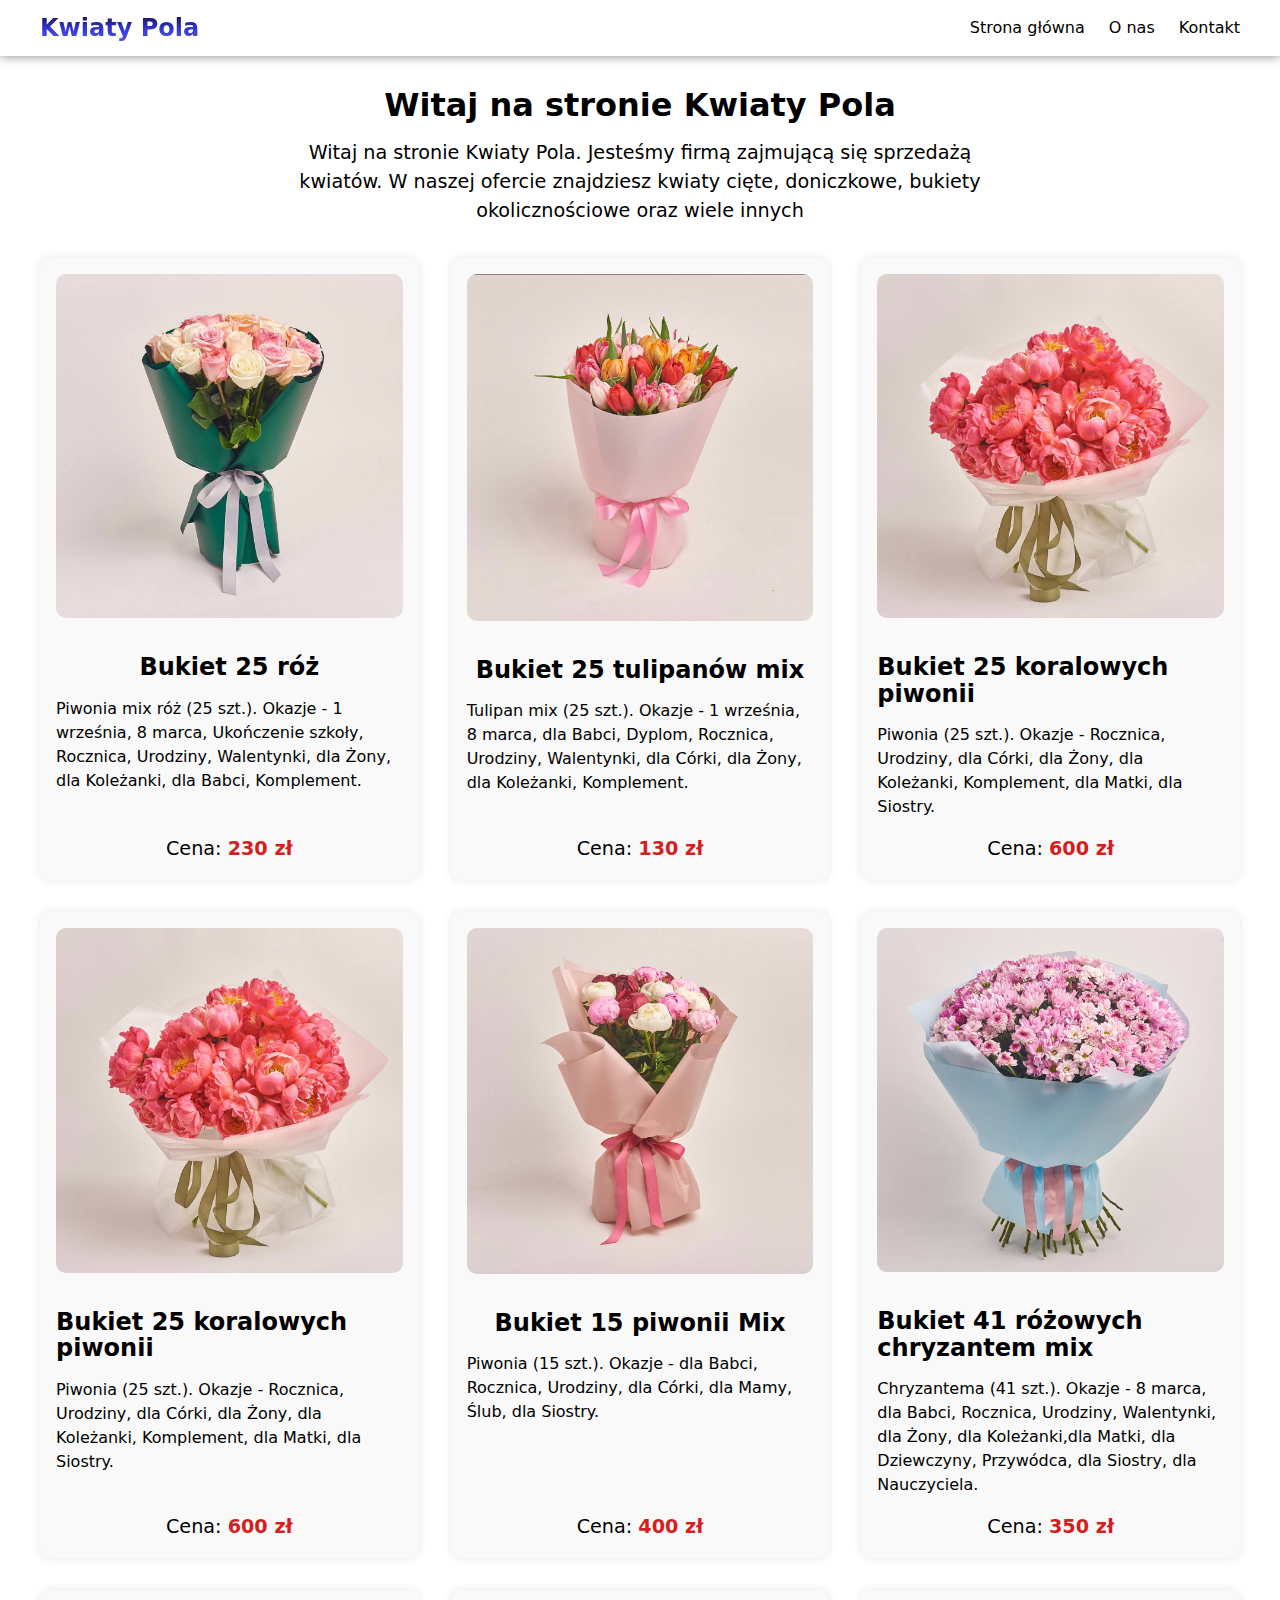
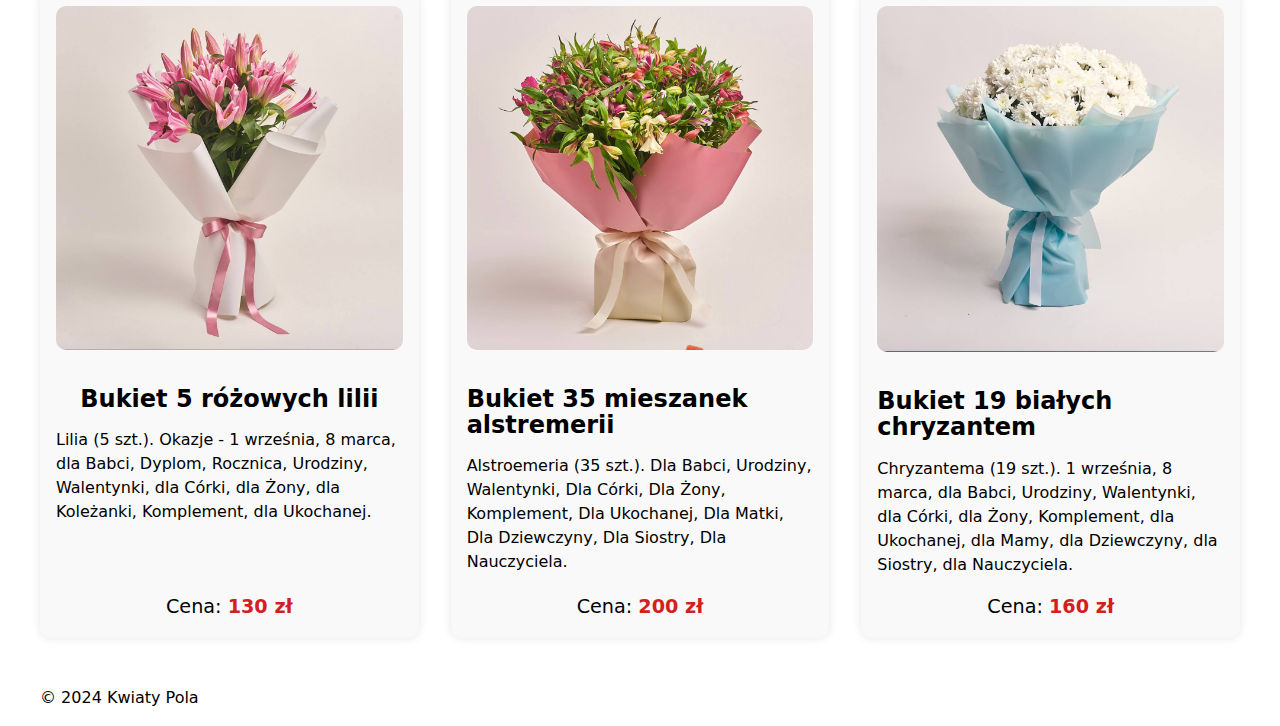
<file: index.html>
<!doctype html>
<html lang="en">
<head>
    <meta charset="UTF-8">
    <meta name="viewport"
          content="width=device-width, user-scalable=no, initial-scale=1.0, maximum-scale=1.0, minimum-scale=1.0">
    <meta http-equiv="X-UA-Compatible" content="ie=edge">
    <link rel="stylesheet" href="styles/styles.css">
    <link rel="icon" type="image/x-icon" href="./assets/favicon.ico"/>
    <title>
        Kwiaty Pola
    </title>
</head>
<body>
<header>
    <div class="container">
        <h1 class="logo">Kwiaty Pola</h1>
        <nav>
            <ul class="navigation-menu">
                <li><a href="index.html">Strona główna</a></li>
                <li><a href="pages/about.html">O nas</a></li>
                <li><a href="pages/contacts.html">Kontakt</a></li>
            </ul>
        </nav>
    </div>
</header>
<main class="main-page">
    <div class="container">
        <div class="heading">
            <h1>
                Witaj na stronie Kwiaty Pola
            </h1>
            <p>
                Witaj na stronie Kwiaty Pola. Jesteśmy firmą zajmującą się sprzedażą kwiatów. W naszej ofercie
                znajdziesz
                kwiaty cięte, doniczkowe, bukiety okolicznościowe oraz wiele innych
            </p>
        </div>
        <div class="flowers">
            <div class="flower">
                <img src="./assets/images/25-roz.jpg" alt="25 roz">
                <h2>
                    Bukiet 25 róż
                </h2>
                <p class="description">
                    Piwonia mix róż (25 szt.). Okazje - 1 września, 8 marca, Ukończenie szkoły, Rocznica, Urodziny,
                    Walentynki, dla Żony, dla Koleżanki, dla Babci, Komplement.
                </p>
                <p class="price">
                    Cena: <span>230 zł</span>
                </p>
            </div>
            <div class="flower">
                <img src="./assets/images/25-tulpanow.jpg" alt="25 tulpanow">
                <h2>
                    Bukiet 25 tulipanów mix
                </h2>
                <p class="description">
                    Tulipan mix (25 szt.). Okazje - 1 września, 8 marca, dla Babci, Dyplom, Rocznica, Urodziny,
                    Walentynki, dla Córki, dla Żony, dla Koleżanki, Komplement.
                </p>
                <p class="price">
                    Cena: <span>130 zł</span>
                </p>
            </div>
            <div class="flower">
                <img src="./assets/images/25-pivoni.jpg" alt="25 piwoni">
                <h2>
                    Bukiet 25 koralowych piwonii

                </h2>
                <p class="description">
                    Piwonia (25 szt.). Okazje - Rocznica, Urodziny, dla Córki, dla Żony, dla Koleżanki, Komplement, dla
                    Matki, dla Siostry.
                </p>
                <p class="price">
                    Cena: <span>600 zł</span>
                </p>
            </div>
            <div class="flower">
                <img src="./assets/images/25-pivoni.jpg" alt="25 piwoni">
                <h2>
                    Bukiet 25 koralowych piwonii

                </h2>
                <p class="description">
                    Piwonia (25 szt.). Okazje - Rocznica, Urodziny, dla Córki, dla Żony, dla Koleżanki, Komplement, dla
                    Matki, dla Siostry.
                </p>
                <p class="price">
                    Cena: <span>600 zł</span>
                </p>
            </div>
            <div class="flower">
                <img src="./assets/images/15-piwoni.jpg" alt="15 piwoni">
                <h2>
                    Bukiet 15 piwonii Mix
                </h2>
                <p class="description">
                    Piwonia (15 szt.). Okazje - dla Babci, Rocznica, Urodziny, dla Córki, dla Mamy, Ślub, dla Siostry.
                </p>
                <p class="price">
                    Cena: <span>400 zł</span>
                </p>
            </div>
            <div class="flower">
                <img src="./assets/images/41-mix.jpg" alt="41 mix">
                <h2>
                    Bukiet 41 różowych chryzantem mix
                </h2>
                <p class="description">
                    Chryzantema (41 szt.). Okazje - 8 marca, dla Babci, Rocznica, Urodziny, Walentynki, dla Żony, dla
                    Koleżanki,dla Matki, dla Dziewczyny, Przywódca, dla Siostry, dla Nauczyciela.
                </p>
                <p class="price">
                    Cena: <span>350 zł</span>
                </p>
            </div>
            <div class="flower">
                <img src="./assets/images/5-lilii.jpg" alt="5 lilii">
                <h2>
                    Bukiet 5 różowych lilii
                </h2>
                <p class="description">
                    Lilia (5 szt.). Okazje - 1 września, 8 marca, dla Babci, Dyplom, Rocznica, Urodziny, Walentynki, dla
                    Córki, dla Żony, dla Koleżanki, Komplement, dla Ukochanej.
                </p>
                <p class="price">
                    Cena: <span>130 zł</span>
                </p>
            </div>
            <div class="flower">
                <img src="./assets/images/35-mieszanek-alstremerii%20.jpg" alt="25 alstremerii">
                <h2>
                    Bukiet 35 mieszanek alstremerii
                </h2>
                <p class="description">
                    Alstroemeria (35 szt.). Dla Babci, Urodziny, Walentynki, Dla Córki, Dla Żony, Komplement, Dla
                    Ukochanej, Dla Matki, Dla Dziewczyny, Dla Siostry, Dla Nauczyciela.
                </p>
                <p class="price">
                    Cena: <span>200 zł</span>
                </p>
            </div>
            <div class="flower">
                <img src="./assets/images/19-chryzantem%20.jpg" alt="19 chryzantem">
                <h2>
                    Bukiet 19 białych chryzantem
                </h2>
                <p class="description">
                    Chryzantema (19 szt.). 1 września, 8 marca, dla Babci, Urodziny, Walentynki, dla Córki, dla Żony,
                    Komplement, dla Ukochanej, dla Mamy, dla Dziewczyny, dla Siostry, dla Nauczyciela.
                </p>
                <p class="price">
                    Cena: <span>160 zł</span>
                </p>
            </div>
        </div>
    </div>
</main>
<footer>
    <div class="container">
        <p>&copy; 2024 Kwiaty Pola</p>
    </div>
</footer>
</body>
</html>
</file>
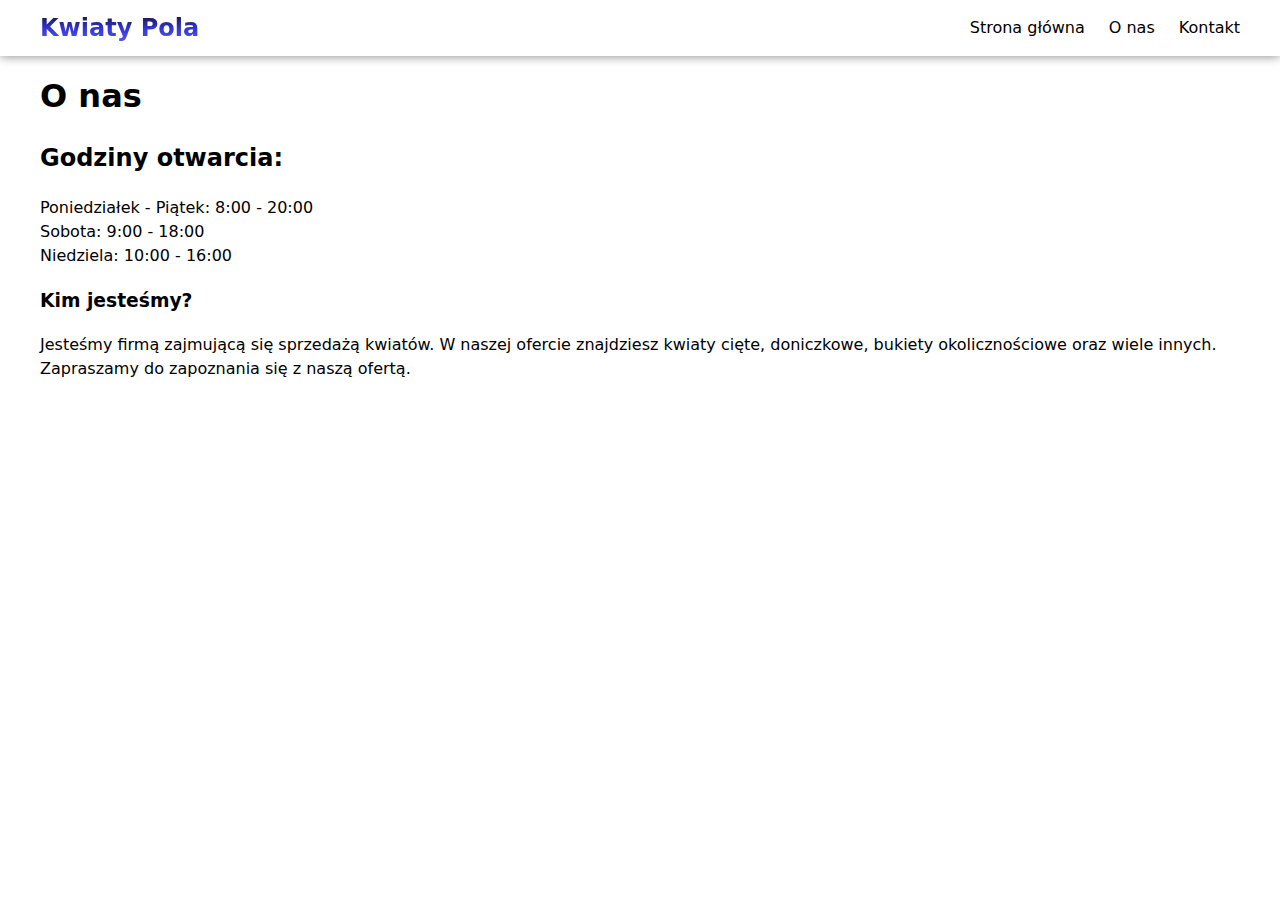
<file: pages/about.html>
<!doctype html>
<html lang="en">
<head>
    <meta charset="UTF-8">
    <meta name="viewport"
          content="width=device-width, user-scalable=no, initial-scale=1.0, maximum-scale=1.0, minimum-scale=1.0">
    <meta http-equiv="X-UA-Compatible" content="ie=edge">
    <link rel="stylesheet" href="../styles/styles.css">
    <link rel="icon" type="image/x-icon" href="../assets/favicon.ico" />
    <title>O nas - Kwiaty Pola</title>
</head>
<body>
<header>
    <div class="container">
        <h1 class="logo">Kwiaty Pola</h1>
        <nav>
            <ul class="navigation-menu">
                <li><a href="../index.html">Strona główna</a></li>
                <li><a href="../pages/about.html">O nas</a></li>
                <li><a href="../pages/contacts.html">Kontakt</a></li>
            </ul>
        </nav>
    </div>
</header>
<main>
    <div class="container">
        <h1>O nas</h1>
        <h2>
            Godziny otwarcia:
        </h2>
        <p>
            Poniedziałek - Piątek: 8:00 - 20:00
        </p>
        <p>
            Sobota: 9:00 - 18:00
        </p>
        <p>
            Niedziela: 10:00 - 16:00
        </p>
        <h3>Kim jesteśmy?</h3>
        <p>
            Jesteśmy firmą zajmującą się sprzedażą kwiatów. W naszej ofercie znajdziesz kwiaty cięte, doniczkowe,
            bukiety
            okolicznościowe oraz wiele innych. Zapraszamy do zapoznania się z naszą ofertą.
        </p>
    </div>
</main>

</body>
</html>
</file>
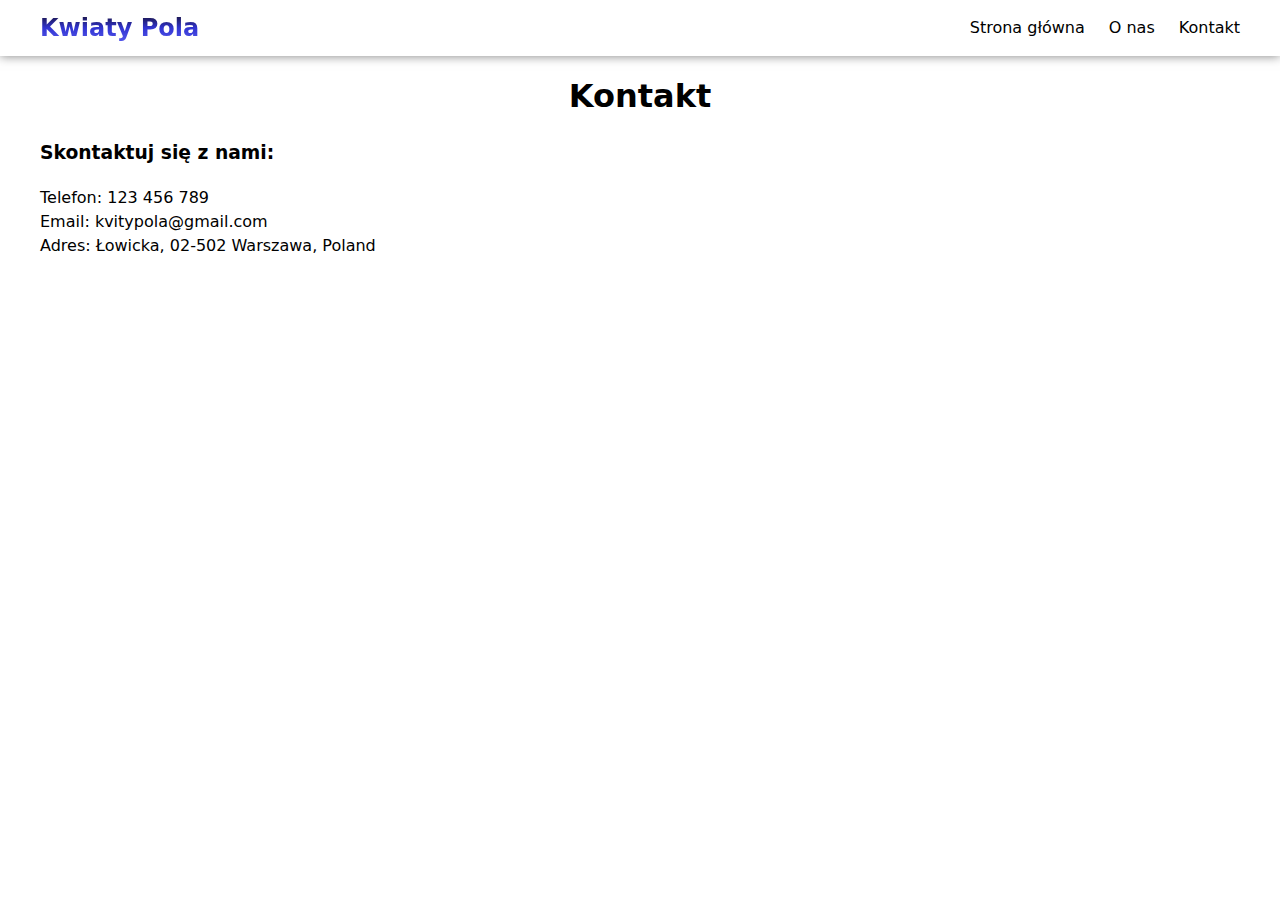
<file: pages/contacts.html>
<!doctype html>
<html lang="en">
<head>
    <meta charset="UTF-8">
    <meta name="viewport"
          content="width=device-width, user-scalable=no, initial-scale=1.0, maximum-scale=1.0, minimum-scale=1.0">
    <meta http-equiv="X-UA-Compatible" content="ie=edge">
    <link rel="stylesheet" href="../styles/styles.css">
    <link rel="icon" type="image/x-icon" href="../assets/favicon.ico" />
    <title>Kontakt - Kwiaty Pola</title>
</head>
<body>
<header>
    <div class="container">
        <h1 class="logo">Kwiaty Pola</h1>
        <nav>
            <ul class="navigation-menu">
                <li><a href="../index.html">Strona główna</a></li>
                <li><a href="../pages/about.html">O nas</a></li>
                <li><a href="../pages/contacts.html">Kontakt</a></li>
            </ul>
        </nav>
    </div>
</header>
<main class="contacts">
    <div class="container">
        <h1>Kontakt</h1>
        <h3>Skontaktuj się z nami:</h3>
        <ul>
            <li>Telefon: 123 456 789</li>
            <li>
                Email: <a href="mailto:kvitypola@gmail.com">
                kvitypola@gmail.com
            </a>
            </li>
            <li>
                Adres:
                <i>
                    Łowicka, 02-502 Warszawa, Poland
                </i>
            </li>
        </ul>
        <div class="map-container">
            <iframe width="100%" height="400" frameborder="0" scrolling="no" marginheight="0" marginwidth="0"
                    src="https://maps.google.com/maps?width=100%25&amp;height=600&amp;hl=en&amp;q=%C5%81owicka,%2002-502%20Warszawa,%20Poland+(Kwiaty%20Pola)&amp;t=&amp;z=15&amp;ie=UTF8&amp;iwloc=B&amp;output=embed">
            </iframe>
        </div>
    </div>
</main>
</body>
</html>
</file>
<file: styles/styles.css>
@import "normalize.css";

.container {
    width: 100%;
    max-width: 1240px;
    margin: 0 auto;
    background: #ffffff;
    height: 100%;
    padding: 0 20px;
}

body {
    font-family: Inter, system-ui, Avenir, Helvetica, Arial, sans-serif;
    line-height: 1.5;
    font-weight: 400;
    background-color: #ffffff;
    font-synthesis: none;
    text-rendering: optimizeLegibility;
    -webkit-font-smoothing: antialiased;
    -moz-osx-font-smoothing: grayscale;
    min-height: 100vh;
    /*background-image: url("../assets/images/repeating-flower-image.png");*/
    background-repeat: repeat;
    background-size: 200px;
    display: flex;
    flex-direction: column;
    align-items: center;
    position: relative;
}

main {
    padding: 1rem 0;
    width: 100%;
    flex-grow: 1;
}

header {
    margin: 0;
    width: 100%;
    background: #ffffff;
    box-shadow: 0 0 10px rgba(0, 0, 0, 0.5);
    position: sticky;
    top: 0;
    z-index: 1000;

    .container {
        display: flex;
        justify-content: space-between;
        align-items: center;
    }
}

footer {
    margin: 0;
    width: 100%;
    background: #ffffff;
    padding: 1rem 0;
}

nav {
    display: flex;
    justify-content: space-between;
    align-items: center;
    padding: 1em 0;
}

.navigation-menu {
    display: flex;
    justify-content: space-between;
    align-items: center;
    gap: 1.5rem;

    a {
        text-decoration: none;
        color: black;
        font-weight: 500;
    }
}

.logo {
    font-size: 1.5em;
    font-weight: 700;
    color: #646cff;
    background: -webkit-linear-gradient(#110707, #3134d2, #5e61f1);
    -webkit-background-clip: text;
    -webkit-text-fill-color: transparent;
}

.contacts {
    a {
        font-weight: 500;
    }

    h1 {
        text-align: center;
    }
}

.map-container {
    padding: 1rem 0;
    max-width: 700px;
    width: 100%;
}

.main-page {
    h1 {
        font-size: 2em;
        line-height: 1.1;
        text-align: center;
    }
}

.flowers {
    display: grid;
    grid-template-columns: repeat(auto-fill, minmax(300px, 1fr));
    gap: 2rem;
    padding: 1rem 0;
}

.flower {
    display: flex;
    flex-direction: column;
    align-items: center;
    gap: 1rem;
    padding: 1rem;
    background: #f9f9f9;
    border-radius: 10px;
    box-shadow: 0 0 10px rgba(0, 0, 0, 0.1);

    img {
        width: 100%;
        border-radius: 10px;
    }

    h2 {
        font-size: 1.5em;
        line-height: 1.1;
        margin-bottom: 0;
    }

    .description {
        flex-grow: 1;
    }

    .price {
        font-size: 1.2em;
        font-weight: 500;

        span {
            color: #d31f1f;
            font-weight: 700;
        }
    }
}

.heading {
    text-align: center;
    padding: 1rem 0;

    h1 {
        font-size: 2em;
        line-height: 1.1;
        margin-bottom: 1rem;
    }
    p {
        font-size: 1.2em;
        line-height: 1.5;
        max-width: 750px;
        margin: 0 auto;
    }
}
</file>
